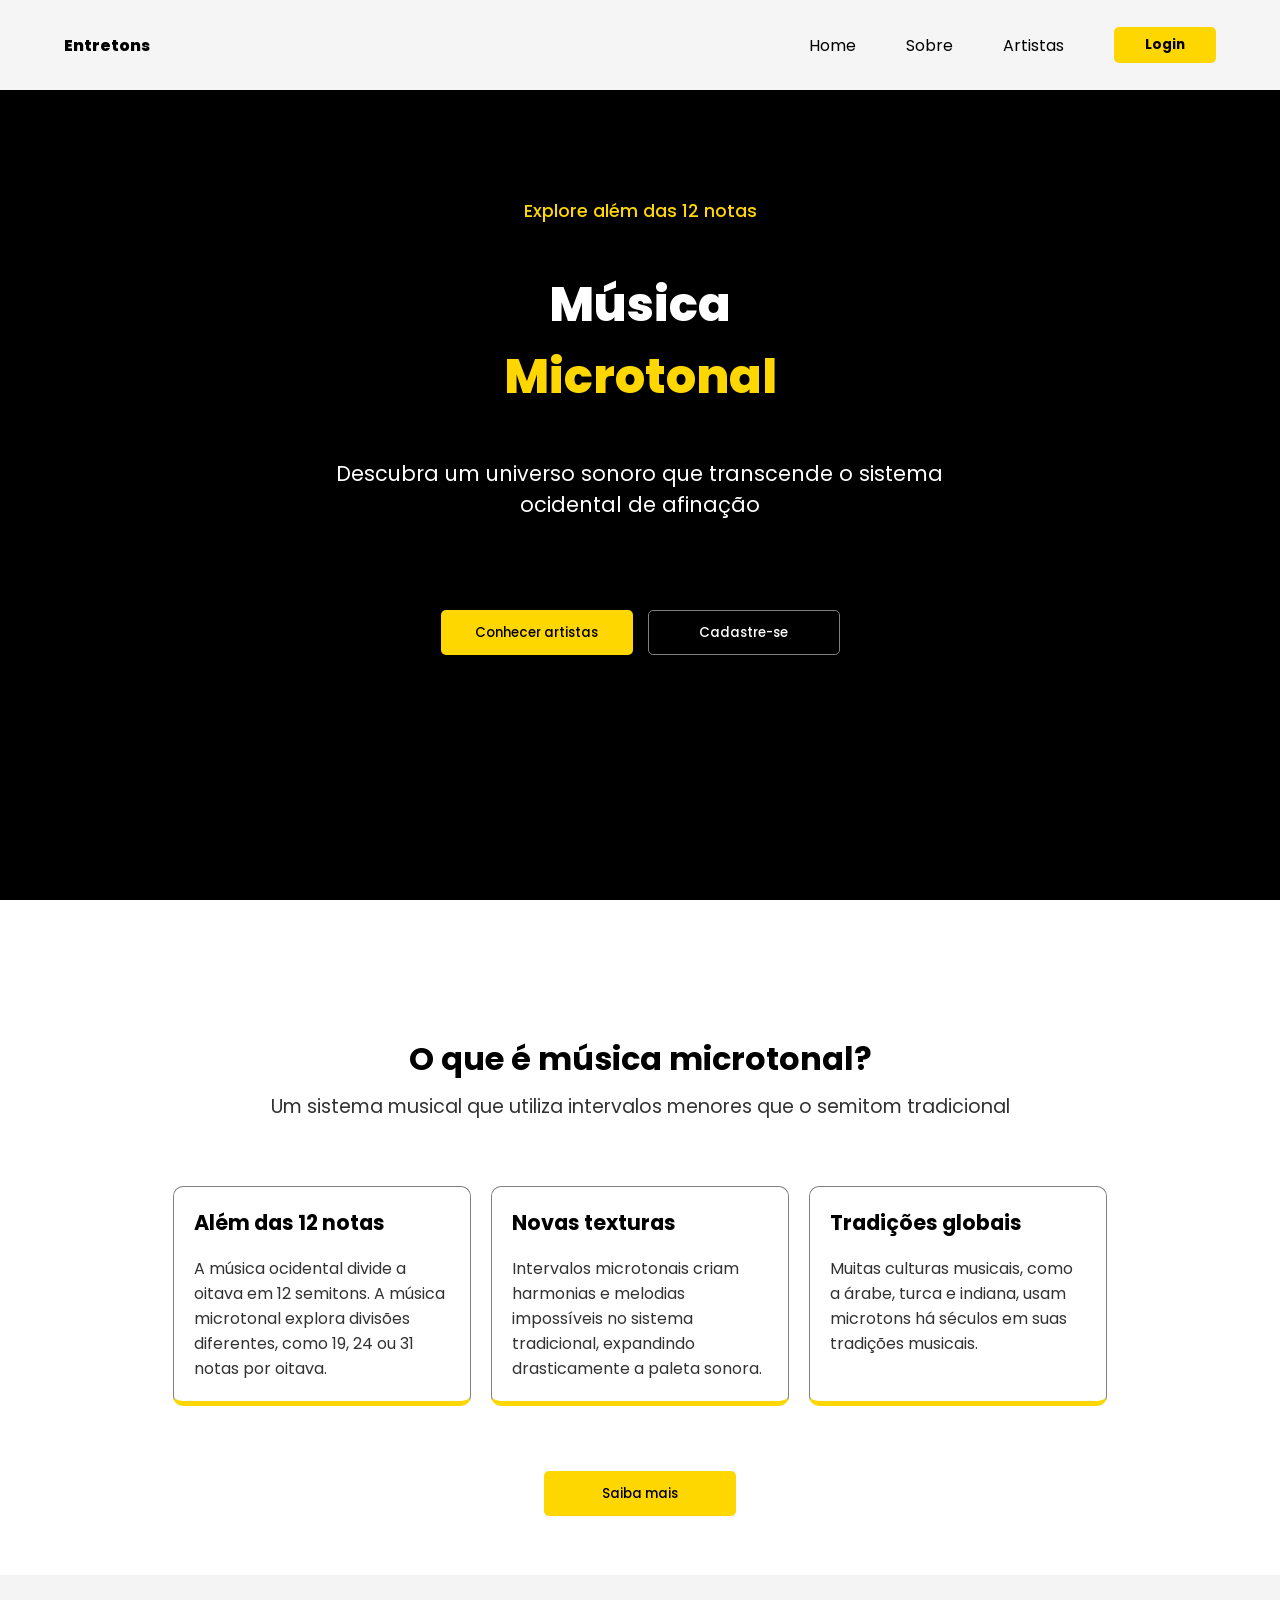
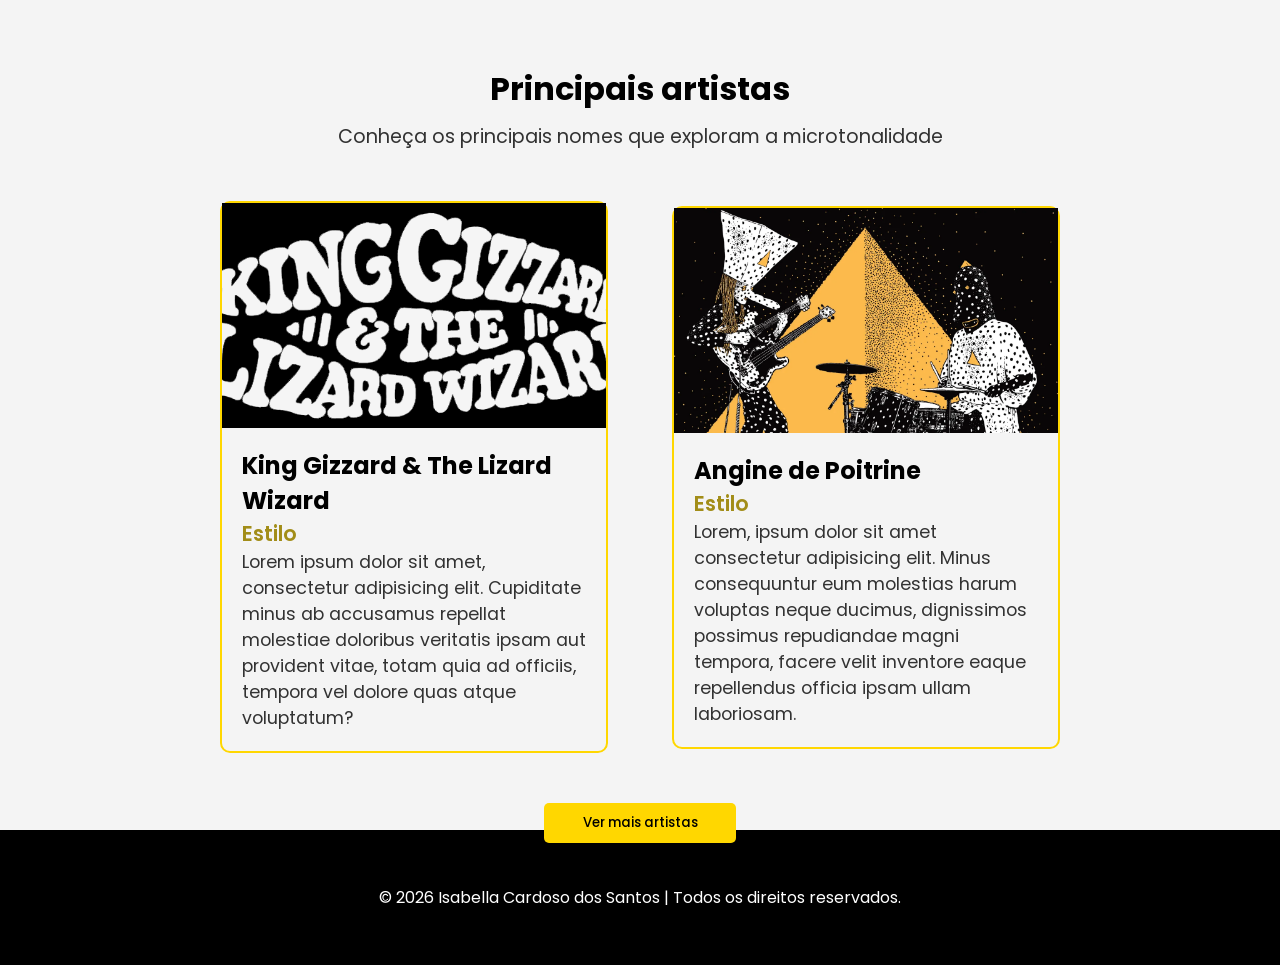
<file: index.html>
<!DOCTYPE html>
<html lang="en">

<head>
    <meta charset="UTF-8">
    <meta name="viewport" content="width=device-width, initial-scale=1.0">
    <link rel="stylesheet" href="global.css">
    <link rel="stylesheet" href="home.css">
    <title>Entretons | Home</title>
</head>

<body>
    <header>
        <nav>
            <div class="logo">
                <span>Entretons</span>
            </div>
            <ul>
                <li><a href="#"></a>Home</li>
                <li><a href="#"></a>Sobre</li>
                <li><a href="#"></a>Artistas</li>
                <button>Login</button>
            </ul>
        </nav>
    </header>

    <main>
        <div class="container">
            <div class="text-box">
                <span class="little-info">Explore além das 12 notas</span>
                <div class="title">
                    <p>Música</p>
                    <span>Microtonal</span>
                </div>
                <p class="descricao">Descubra um universo sonoro que transcende o sistema ocidental de afinação</p>
            </div>
            <div class="buttons">
                <button class="artistas btn">Conhecer artistas</button>
                <button class="cadastro btn">Cadastre-se</button>
            </div>
        </div>
    </main>

    <div class="sobre">
        <div class="text-box-sobre">
            <span class="title">O que é música microtonal?</span>
            <p class="descricao">Um sistema musical que utiliza intervalos menores que o semitom tradicional</p>
        </div>
        <div class="cards">
            <div class="card">
                <span class="title">Além das 12 notas</span>
                <p class="descricao">A música ocidental divide a oitava em 12 semitons. A música microtonal explora
                    divisões diferentes, como 19, 24 ou 31 notas por oitava.</p>
            </div>

            <div class="card">
                <span class="title">Novas texturas</span>
                <p class="descricao">Intervalos microtonais criam harmonias e melodias impossíveis no sistema
                    tradicional, expandindo drasticamente a paleta sonora.</p>
            </div>

            <div class="card">
                <span class="title">Tradições globais</span>
                <p class="descricao">Muitas culturas musicais, como a árabe, turca e indiana, usam microtons há séculos
                    em suas tradições musicais.</p>
            </div>
        </div>

        <button class="more btn">Saiba mais</button>
    </div>

    <div class="artistas-container">
        <div class="text-box-artistas">
            <span class="tittle-art">Principais artistas</span>
            <p class="descricao-art">Conheça os principais nomes que exploram a microtonalidade</p>
        </div>
        <div class="artistas-cards">
            <div class="artistas-card">
                <div class="img king"></div>
                <div class="textos">
                    <span class="nome">King Gizzard & The Lizard Wizard</span>
                    <span class="genero">Estilo</span>
                    <p class="descricao">Lorem ipsum dolor sit amet, consectetur adipisicing elit. Cupiditate minus ab
                        accusamus repellat molestiae doloribus veritatis ipsam aut provident vitae, totam quia ad
                        officiis, tempora vel dolore quas atque voluptatum?</p>
                </div>
            </div>
            <div class="artistas-card">
                <div class="img angine"></div>
                <div class="textos">
                    <span class="nome">Angine de Poitrine</span>
                    <span class="genero">Estilo</span>
                    <p class="descricao">Lorem, ipsum dolor sit amet consectetur adipisicing elit. Minus consequuntur
                        eum
                        molestias harum voluptas neque ducimus, dignissimos possimus repudiandae magni tempora, facere
                        velit
                        inventore eaque repellendus officia ipsam ullam laboriosam.</p>
                </div>
            </div>
        </div>
        <button class="more-artists btn">Ver mais artistas</button>
    </div>

    <footer>
        <div>
            <span>© 2026 Isabella Cardoso dos Santos | Todos os direitos reservados. </span>
        </div>
    </footer>
</body>

</html>
</file>
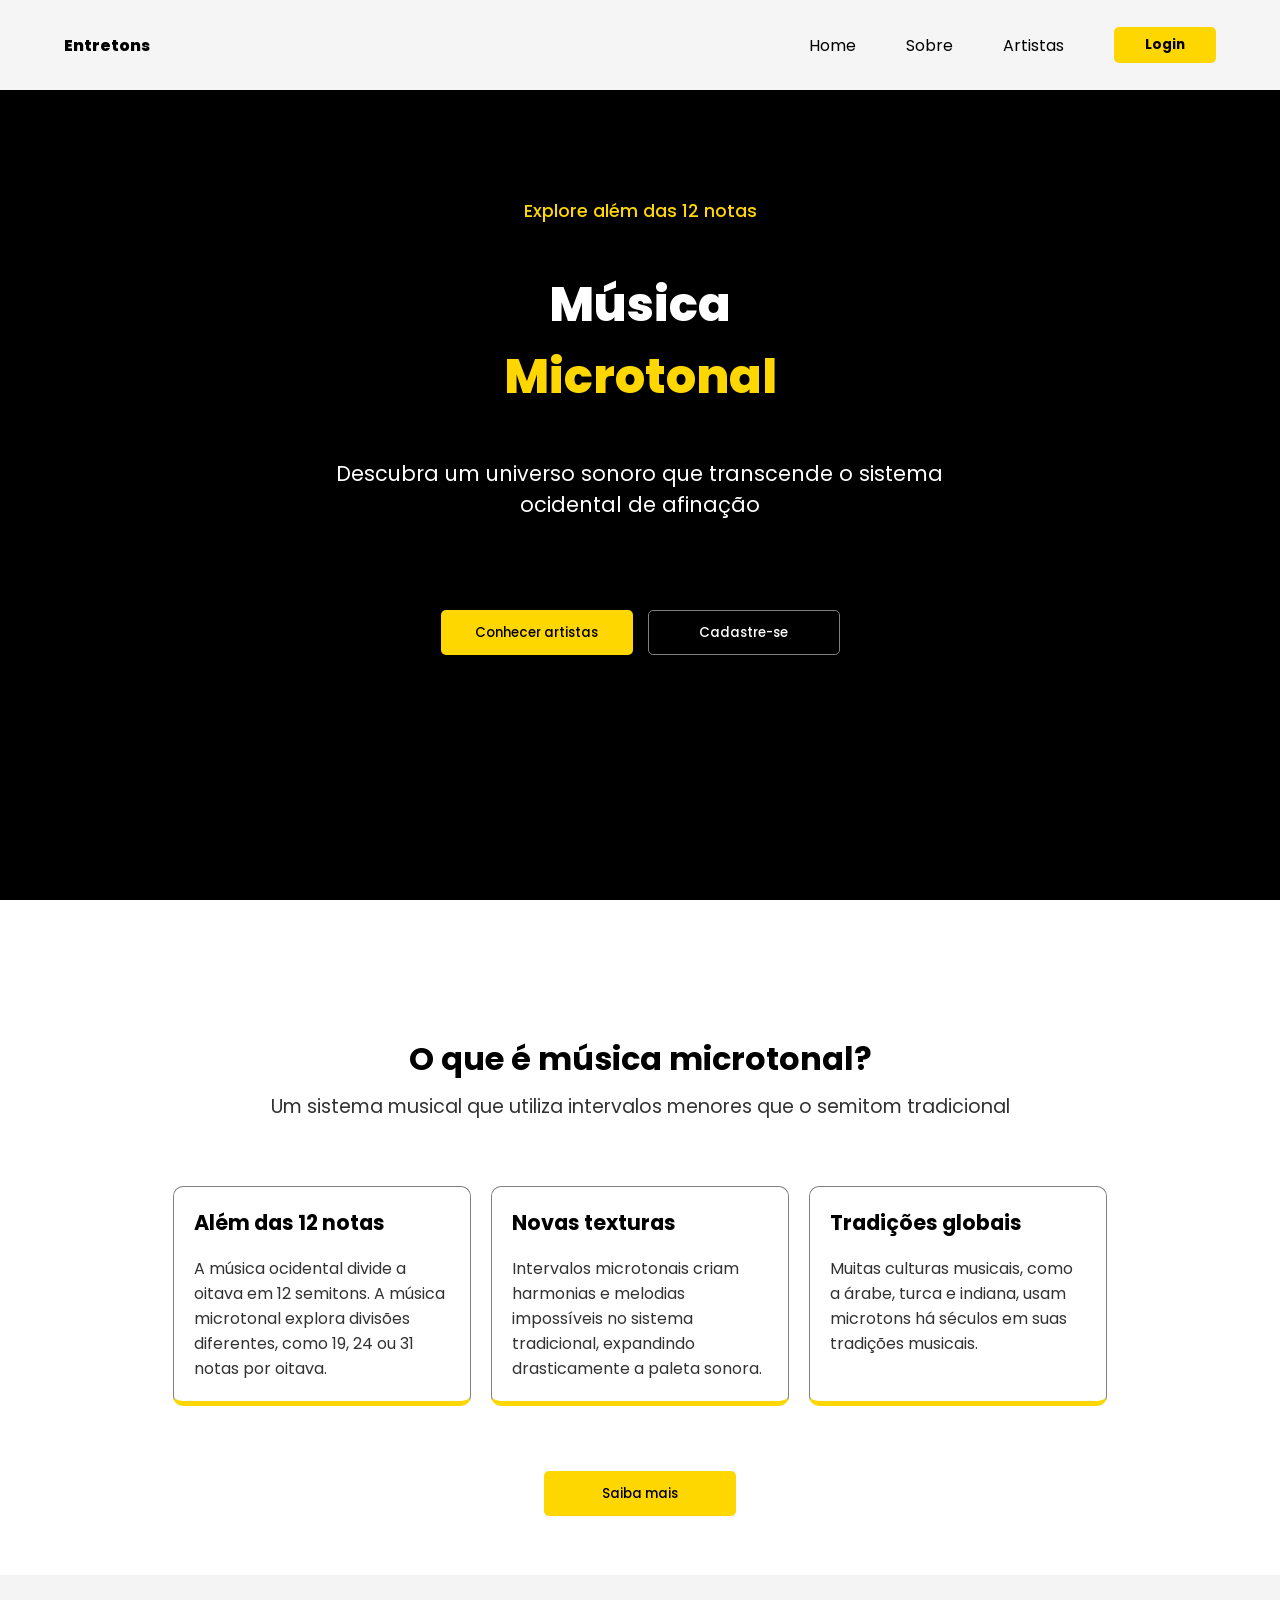
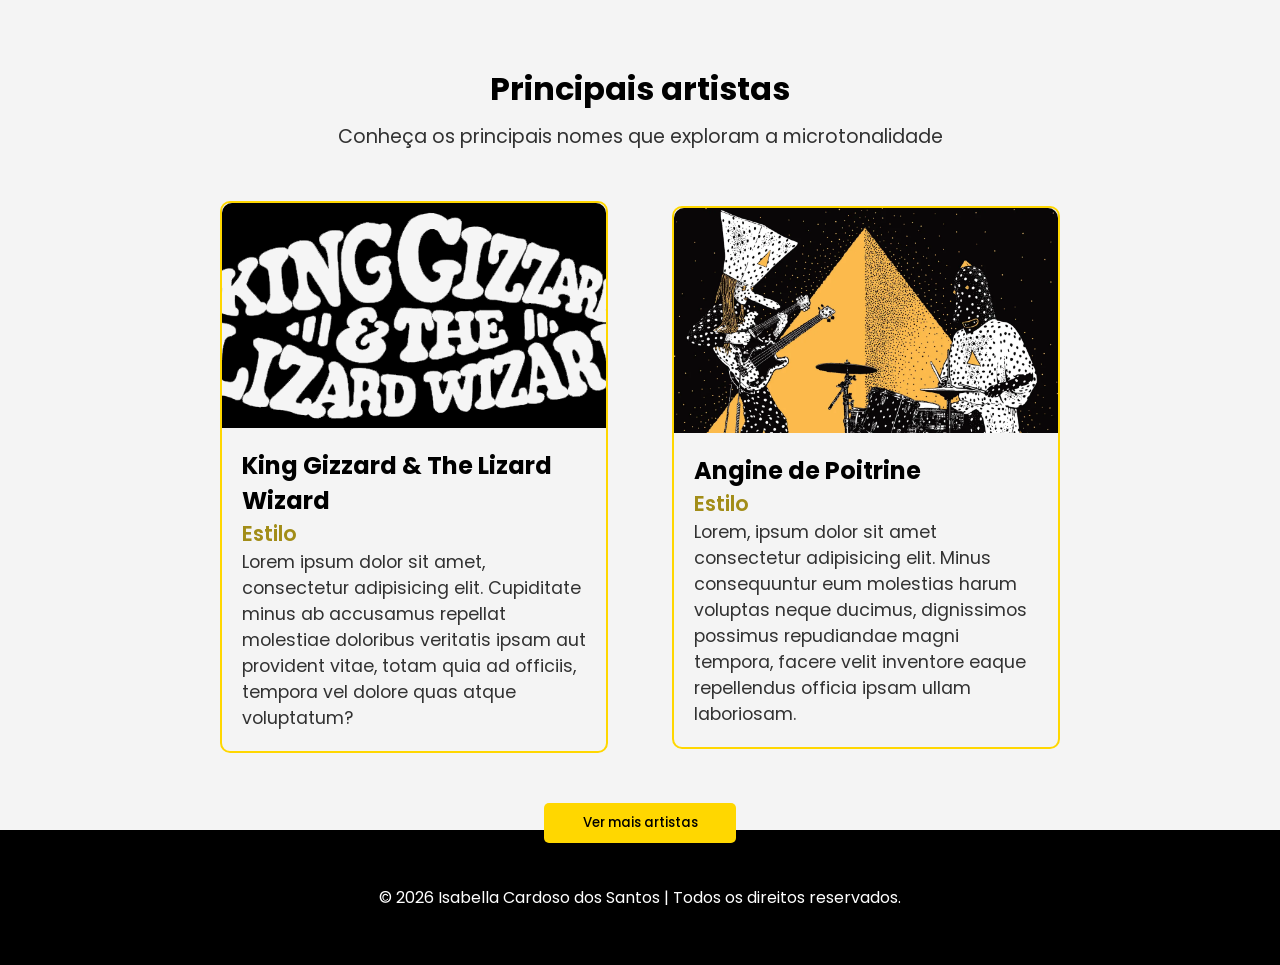
<file: public/pages/index.html>
<!DOCTYPE html>
<html lang="en">

<head>
    <meta charset="UTF-8">
    <meta name="viewport" content="width=device-width, initial-scale=1.0">
    <link rel="stylesheet" href="../css/global.css">
    <link rel="stylesheet" href="../css/home.css">
    <title>Entretons | Home</title>
</head>

<body>
    <header>
        <nav>
            <div class="logo">
                <span>Entretons</span>
            </div>
            <ul>
                <li><a href="./index.html">Home</a></li>
                <li><a href="./sobre.html">Sobre</a></li>
                <li><a href="#">Artistas</a></li>
                 <button onclick="janelaLogin()" id="btn-login">Login</button>
            </ul>
        </nav>
    </header>

    <main>
        <div class="container">
            <div class="text-box">
                <span class="little-info">Explore além das 12 notas</span>
                <div class="title">
                    <p>Música</p>
                    <span>Microtonal</span>
                </div>
                <p class="descricao">Descubra um universo sonoro que transcende o sistema ocidental de afinação</p>
            </div>
            <div class="buttons">
                <button class="artistas btn">Conhecer artistas</button>
                <button class="cadastro btn">Cadastre-se</button>
            </div>
        </div>
    </main>

    <div class="sobre">
        <div class="text-box-sobre">
            <span class="title">O que é música microtonal?</span>
            <p class="descricao">Um sistema musical que utiliza intervalos menores que o semitom tradicional</p>
        </div>
        <div class="cards">
            <div class="card">
                <span class="title">Além das 12 notas</span>
                <p class="descricao">A música ocidental divide a oitava em 12 semitons. A música microtonal explora
                    divisões diferentes, como 19, 24 ou 31 notas por oitava.</p>
            </div>

            <div class="card">
                <span class="title">Novas texturas</span>
                <p class="descricao">Intervalos microtonais criam harmonias e melodias impossíveis no sistema
                    tradicional, expandindo drasticamente a paleta sonora.</p>
            </div>

            <div class="card">
                <span class="title">Tradições globais</span>
                <p class="descricao">Muitas culturas musicais, como a árabe, turca e indiana, usam microtons há séculos
                    em suas tradições musicais.</p>
            </div>
        </div>

        <button class="more btn">Saiba mais</button>
    </div>

    <div class="artistas-container">
        <div class="text-box-artistas">
            <span class="tittle-art">Principais artistas</span>
            <p class="descricao-art">Conheça os principais nomes que exploram a microtonalidade</p>
        </div>
        <div class="artistas-cards">
            <div class="artistas-card">
                <div class="img king"></div>
                <div class="textos">
                    <span class="nome">King Gizzard & The Lizard Wizard</span>
                    <span class="genero">Estilo</span>
                    <p class="descricao">Lorem ipsum dolor sit amet, consectetur adipisicing elit. Cupiditate minus ab
                        accusamus repellat molestiae doloribus veritatis ipsam aut provident vitae, totam quia ad
                        officiis, tempora vel dolore quas atque voluptatum?</p>
                </div>
            </div>
            <div class="artistas-card">
                <div class="img angine"></div>
                <div class="textos">
                    <span class="nome">Angine de Poitrine</span>
                    <span class="genero">Estilo</span>
                    <p class="descricao">Lorem, ipsum dolor sit amet consectetur adipisicing elit. Minus consequuntur
                        eum
                        molestias harum voluptas neque ducimus, dignissimos possimus repudiandae magni tempora, facere
                        velit
                        inventore eaque repellendus officia ipsam ullam laboriosam.</p>
                </div>
            </div>
        </div>
        <button class="more-artists btn">Ver mais artistas</button>
    </div>

    <footer>
        <div>
            <span>© 2026 Isabella Cardoso dos Santos | Todos os direitos reservados. </span>
        </div>
    </footer>
</body>
<script src="../js/windows.js"></script>
</html>
</file>
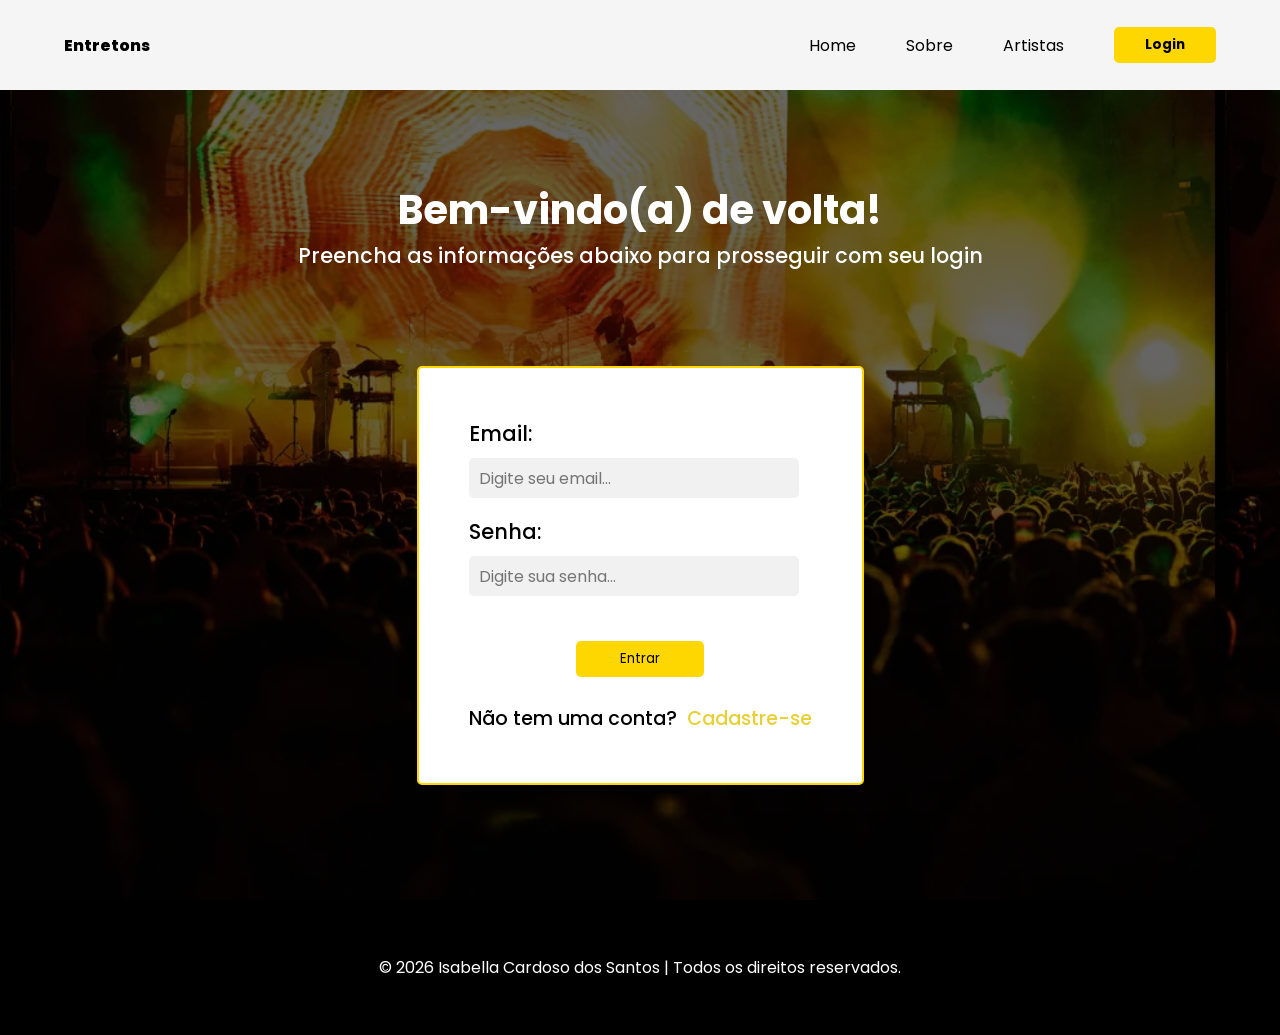
<file: public/pages/login.html>
<!DOCTYPE html>
<html lang="en">
<head>
    <meta charset="UTF-8">
    <meta name="viewport" content="width=device-width, initial-scale=1.0">
    <link rel="stylesheet" href="../css/global.css">
    <link rel="stylesheet" href="../css/forms.css">
    <title>Entretons | Login</title>
</head>
<body>
    <header>
        <nav>
            <div class="logo">
                <span>Entretons</span>
            </div>
            <ul>
                <li><a href="./index.html">Home</a></li>
                <li><a href="./sobre.html">Sobre</a></li>
                <li><a href="#">Artistas</a></li>
                <button onclick="janelaLogin()" id="btn-login">Login</button>
            </ul>
        </nav>
    </header>

    <main>
        <div class="text-container">
            <span>Bem-vindo(a) de volta!</span>
            <p>Preencha as informações abaixo para prosseguir com seu login</p>
        </div>
        <div class="form-container">
            <form action="">
                <span>Email:</span>
                <input type="text" placeholder="Digite seu email...">

                <span>Senha:</span>
                <input type="text" placeholder="Digite sua senha...">   

                <div class="btn">
                    <button type="submit">Entrar</button>
                </div>

                <div class="direcionamento-cadastro">
                    <span class="span-cadastro">Não tem uma conta?</span><span class="link-cadastro span-cadastro"><a href="">Cadastre-se</a></span>
                </div>
            </form>
        </div>
    </main>

    <footer>
        <div>
            <span>© 2026 Isabella Cardoso dos Santos | Todos os direitos reservados. </span>
        </div>
    </footer>
</body>
<script src="../js/windows.js"></script>
</html>
</file>
<file: global.css>
@import url('https://fonts.googleapis.com/css2?family=Google+Sans+Flex:opsz,wght@6..144,1..1000&family=Poppins:ital,wght@0,100;0,200;0,300;0,400;0,500;0,600;0,700;0,800;0,900;1,100;1,200;1,300;1,400;1,500;1,600;1,700;1,800;1,900&display=swap');

* {
    margin: 0;
    padding: 0;
    font-family: Poppins, monospace;
}

header {
    width: 100%;
    height: 10vh;
    background-color: whitesmoke;
    display: flex;
}

nav {
    width: 100%;
    display: flex;
    align-items: center;
    justify-content: space-between;
}

nav .logo {
    display: flex;
    align-items: flex-start;
    margin-left: 5vw;
}

nav .logo span {
    font-weight: 800;
}

nav ul {
    display: flex;
    align-items: center;
    margin-right: 5vw;
    gap: 50px;
}

nav ul li {
    list-style: none;
    cursor: pointer;
}

nav ul li:hover{
    color: #a28d18;
}

nav ul button {
    width: 8vw;
    height: 4vh;
    border-radius: 5px;
    border: none;
    cursor: pointer;
    background-color: #FFD700;
    text-decoration: none;
    color: #000000;
    font-weight: 700;
}

nav ul button:hover{
    background-color: #ffd900cc;
}

footer{
    width: 100%;
    height: 15vh;
    display: flex;
    align-items: center;
    justify-content: center;
    background-color: #000000;
    color: #fff;
}
</file>
<file: home.css>
main {
    width: 100%;
    height: 90vh;
    display: flex;
    background-color: #000000;
    justify-content: center;
}

.container {
    display: flex;
    flex-direction: column;
    align-items: center;
}

.text-box {
    display: flex;
    justify-content: center;
    align-items: center;
    flex-direction: column;
}

.text-box .little-info {
    text-align: center;
    color: #FFD700;
    font-weight: 500;
    font-size: 1.1em;
    margin-top: 12vh;
}

.text-box .title {
    text-align: center;
    margin-top: 5vh;
}

.text-box .title p {
    color: #fff;
    font-size: 3em;
    font-weight: 800;
}

.text-box .title span {
    color: #FFD700;
    font-size: 3em;
    font-weight: 800;
}

.text-box .descricao {
    text-align: center;
    width: 80%;
    color: #fff;
    font-size: 1.3em;
    margin-top: 5vh;
}

.buttons {
    display: flex;
    justify-content: center;
    width: 100%;
    margin-top: 10vh;
    gap: 15px;
}

.btn {
    display: flex;
    justify-content: center;
    align-items: center;
    padding: 10px;
    width: 15vw;
    height: 5vh;
    border-radius: 5px;
    font-weight: 500;
    cursor: pointer;
}

.artistas {
    background-color: #FFD700;
    border: none;
}

.artistas:hover {
    background-color: #a28d18;
}

.cadastro {
    border: 1px solid gray;
    background-color: transparent;
    color: white;
}

.cadastro:hover {
    background-color: hsla(0, 0%, 100%, 0.181);
}

.sobre {
    width: 100%;
    height: 75vh;
    display: flex;
    align-items: center;
    flex-direction: column;
}

.sobre .text-box-sobre {
    display: flex;
    flex-direction: column;
    text-align: center;
}

.sobre .text-box-sobre .title {
    font-size: 2em;
    font-weight: 700;
    margin-top: 15vh;
}

.sobre .text-box-sobre .descricao {
    font-size: 1.2em;
    color: rgb(50, 50, 50);
    margin-top: 1vh;
}

.sobre .cards {
    display: flex;
    justify-content: space-between;
    padding: 20px;
    gap: 20px;
    margin-top: 5vh;
}

.sobre .card {
    width: 20vw;
    padding: 20px;
    border: 1px solid gray;
    border-radius: 10px;
    border-bottom: 5px solid #FFD700;
}

.sobre .card span {
    font-size: 1.3em;
    font-weight: 700;
}

.sobre .card p {
    margin-top: 2vh;
    color: rgb(50, 50, 50);
}

.sobre .more {
    margin-top: 5vh;
    background-color: #FFD700;
    border: none;
}

.sobre .more:hover {
    background-color: #a28d18;
}

.artistas-container {
    display: flex;
    width: 100%;
    height: 95vh;
    flex-direction: column;
    align-items: center;
    background-color: rgb(244, 244, 244);
}

.artistas-container .text-box-artistas {
    display: flex;
    flex-direction: column;
    text-align: center;
}

.artistas-container .text-box-artistas .tittle-art {
    font-size: 2em;
    font-weight: 700;
    margin-top: 10vh;
}

.artistas-container .text-box-artistas .descricao-art {
    font-size: 1.2em;
    color: rgb(50, 50, 50);
    margin-top: 1vh;
}

.artistas-cards {
    display: flex;
    align-items: center;
    justify-content: center;
    padding: 50px;
    gap: 5vw;
}

.artistas-cards .artistas-card {
    display: flex;
    flex-direction: column;
    width: 30vw;
    border: 2px solid #FFD700;
    border-radius: 10px;
}

.img {
    width: 100%;
    height: 25vh;
}

.king {
    background-image: url('king.png');
    background-size: cover;
    background-position: center;
    background-color: black;
}

.angine {
    background-image: url('angine.webp');
    background-size: cover;
    background-position: center;
}

.textos {
    display: flex;
    flex-direction: column;
    padding: 20px;
}

.textos .nome {
    font-size: 1.5em;
    font-weight: 700;
}

.textos .genero {
    font-size: 1.3em;
    color: #a28d18;
    font-weight: 600;
}

.textos .descricao {
    color: rgb(50, 50, 50);
    font-size: 1.1em;
}

.more-artists{
    background-color: #FFD700;
    border: none;
}
</file>
<file: public/css/global.css>
@import url('https://fonts.googleapis.com/css2?family=Google+Sans+Flex:opsz,wght@6..144,1..1000&family=Poppins:ital,wght@0,100;0,200;0,300;0,400;0,500;0,600;0,700;0,800;0,900;1,100;1,200;1,300;1,400;1,500;1,600;1,700;1,800;1,900&display=swap');

* {
    margin: 0;
    padding: 0;
    font-family: Poppins, monospace;
}

header {
    width: 100%;
    height: 10vh;
    background-color: whitesmoke;
    display: flex;
}

nav {
    width: 100%;
    display: flex;
    align-items: center;
    justify-content: space-between;
}

nav .logo {
    display: flex;
    align-items: flex-start;
    margin-left: 5vw;
}

nav .logo span {
    font-weight: 800;
}

nav ul {
    display: flex;
    align-items: center;
    margin-right: 5vw;
    gap: 50px;
}

nav ul li {
    list-style: none;
    cursor: pointer;
}

nav ul li a {
    text-decoration: none;
    color: black;
}

nav ul li a:hover {
    color: #a28d18;
}

nav ul button {
    width: 8vw;
    height: 4vh;
    border-radius: 5px;
    border: none;
    cursor: pointer;
    background-color: #FFD700;
}

nav ul button {
    text-decoration: none;
    color: #000000;
    font-weight: 700;
}

nav ul button:hover {
    background-color: #ffd900cc;
}

footer {
    width: 100%;
    height: 15vh;
    display: flex;
    align-items: center;
    justify-content: center;
    background-color: #000000;
    color: #fff;
}

main {
    display: flex;
}

.loading-div {
    width: 50px;
    display: none;
    margin: auto;
    margin-top: 2vh;
}

.loading-div img {
    height: 50px;
    width: 50px;
}

#div_erros_login {
    display: none;
    font-size: 1.3em;
    margin-top: 2vh;
    justify-content: center;
    color: red;
}

.alerta_erro {
    display: flex;
}

.card_erro {
  display: none;
  position: fixed;
  bottom: 3vh;
  right: 1.5vw;
  z-index: 999;
  min-width: 400px;
  background: #f5f5f0;
  border: 2px solid #f0c000;
  border-radius: 10px;
  padding: 20px;
  flex-direction: column;
  align-items: center;
  text-align: center;
  gap: 12px;
}

.card_erro #mensagem_erro {
  font-size: 1em;
  font-weight: 600;
  color: #1a1a1a;
}
.popup_login {
  position: fixed;
  bottom: 3vh;
  right: 1.5vw;
  z-index: 999;
  max-width: 360px;
  background: #f5f5f0;
  border: 2px solid #f0c000;
  border-radius: 10px;
  padding: 20px;
  display: none;
  flex-direction: column;
  gap: 12px;
}

.popup_login .icon {
  display: flex;
  flex-direction: column;
  align-items: center;
  gap: 8px;
}

.popup_login .icon-img {
  width: 38px;
  height: 38px;
  border-radius: 50%;
  background: #f0c000;
  display: flex;
  align-items: center;
  justify-content: center;
  flex-shrink: 0;
}

.popup_login .icon-img img {
  width: 18px;
  height: 18px;
  object-fit: contain;
}


.popup_login .textbox {
  display: flex;
  flex-direction: column;
  align-items: center;
  text-align: center;
  flex: 1;
}

.popup_login .title {
  font-size: 1.2em;
  font-weight: 600;
  color: #1a1a1a;
}

.popup_login .descricao {
  font-size: 1em;
  color: #555;
}

.popup_login .btn {
  display: flex;
  justify-content: center;
}

.popup_login .btn_login {
  background: #f0c000;
  border: none;
  border-radius: 8px;
  padding: 10px;
  font-size: 1em;
  font-weight: 700;
  color: #1a1a1a;
  cursor: pointer;
}

.popup_login .btn_login:hover { 
    background: #d4a900; 
}

.close{
    position:absolute;
    top: 0;
    right: 0;
    margin-right: 15px;
    margin-top: 15px;
    cursor: pointer;
    font-size: 1.2em;
    color: #555;
}
</file>
<file: public/css/home.css>
main {
    width: 100%;
    height: 90vh;
    display: flex;
    background-color: #000000;
    justify-content: center;
}

.container {
    display: flex;
    flex-direction: column;
    align-items: center;
}

.text-box {
    display: flex;
    justify-content: center;
    align-items: center;
    flex-direction: column;
}

.text-box .little-info {
    text-align: center;
    color: #FFD700;
    font-weight: 500;
    font-size: 1.1em;
    margin-top: 12vh;
}

.text-box .title {
    text-align: center;
    margin-top: 5vh;
}

.text-box .title p {
    color: #fff;
    font-size: 3em;
    font-weight: 800;
}

.text-box .title span {
    color: #FFD700;
    font-size: 3em;
    font-weight: 800;
}

.text-box .descricao {
    text-align: center;
    width: 80%;
    color: #fff;
    font-size: 1.3em;
    margin-top: 5vh;
}

.buttons {
    display: flex;
    justify-content: center;
    width: 100%;
    margin-top: 10vh;
    gap: 15px;
}

.btn {
    display: flex;
    justify-content: center;
    align-items: center;
    padding: 10px;
    width: 15vw;
    height: 5vh;
    border-radius: 5px;
    font-weight: 500;
    cursor: pointer;
}

.artistas {
    background-color: #FFD700;
    border: none;
    transition: 0.2s;
}

.artistas:hover {
    background-color: #a28d18;
    transform: translateY(-3px);
    box-shadow: 0 8px 20px rgba(0, 0, 0, 0.08);
}

.cadastro {
    border: 1px solid gray;
    background-color: transparent;
    color: white;
    transition: 0.2s;
}

.cadastro:hover {
    background-color: hsla(0, 0%, 100%, 0.181);
    transform: translateY(-3px);
    box-shadow: 0 8px 20px rgba(0, 0, 0, 0.08);
}

.sobre {
    width: 100%;
    height: 75vh;
    display: flex;
    align-items: center;
    flex-direction: column;
}

.sobre .text-box-sobre {
    display: flex;
    flex-direction: column;
    text-align: center;
}

.sobre .text-box-sobre .title {
    font-size: 2em;
    font-weight: 700;
    margin-top: 15vh;
}

.sobre .text-box-sobre .descricao {
    font-size: 1.2em;
    color: rgb(50, 50, 50);
    margin-top: 1vh;
}

.sobre .cards {
    display: flex;
    justify-content: space-between;
    padding: 20px;
    gap: 20px;
    margin-top: 5vh;
}

.sobre .card {
    width: 20vw;
    padding: 20px;
    border: 1px solid gray;
    border-radius: 10px;
    border-bottom: 5px solid #FFD700;
    transition: 0.2s;
}

.sobre .card:hover {
    transform: translateY(-3px);
    box-shadow: 0 8px 20px rgba(0, 0, 0, 0.08);
}

.sobre .card span {
    font-size: 1.3em;
    font-weight: 700;
}

.sobre .card p {
    margin-top: 2vh;
    color: rgb(50, 50, 50);
}

.sobre .more {
    margin-top: 5vh;
    background-color: #FFD700;
    border: none;
    transition: 0.2s;
}

.sobre .more:hover {
    background-color: #a28d18;
    transform: translateY(-3px);
    box-shadow: 0 8px 20px rgba(0, 0, 0, 0.08);
}

.artistas-container {
    display: flex;
    width: 100%;
    height: 95vh;
    flex-direction: column;
    align-items: center;
    background-color: rgb(244, 244, 244);
}

.artistas-container .text-box-artistas {
    display: flex;
    flex-direction: column;
    text-align: center;
}

.artistas-container .text-box-artistas .tittle-art {
    font-size: 2em;
    font-weight: 700;
    margin-top: 10vh;
}

.artistas-container .text-box-artistas .descricao-art {
    font-size: 1.2em;
    color: rgb(50, 50, 50);
    margin-top: 1vh;
}

.artistas-cards {
    display: flex;
    align-items: center;
    justify-content: center;
    padding: 50px;
    gap: 5vw;
}

.artistas-cards .artistas-card {
    display: flex;
    flex-direction: column;
    width: 30vw;
    border: 2px solid #FFD700;
    border-radius: 10px;
    transition: 0.2s;
}

.artistas-cards .artistas-card:hover {
    transform: translateY(-3px);
    box-shadow: 0 8px 20px rgba(0, 0, 0, 0.08);
}

.img {
    width: 100%;
    height: 25vh;
    border-radius: 10px 10px 0px 0px;
}

.king {
    background-image: url('../assets/img/king.png');
    background-size: cover;
    background-position: center;
    background-color: black;
}

.angine {
    background-image: url('../assets/img/angine.webp');
    background-size: cover;
    background-position: center;
}

.textos {
    display: flex;
    flex-direction: column;
    padding: 20px;
}

.textos .nome {
    font-size: 1.5em;
    font-weight: 700;
}

.textos .genero {
    font-size: 1.3em;
    color: #a28d18;
    font-weight: 600;
}

.textos .descricao {
    color: rgb(50, 50, 50);
    font-size: 1.1em;
}

.more-artists {
    background-color: #FFD700;
    border: none;
    transition: 0.2s;
}

.more-artists:hover {
    background-color: #a28d18;
    transform: translateY(-3px);
    box-shadow: 0 8px 20px rgba(0, 0, 0, 0.08);
}
</file>
<file: public/css/forms.css>
main {
    display: flex;
    width: 100%;
    height: 90vh;
    flex-direction: column;
    align-items: center;
    background-image: linear-gradient(rgba(0, 0, 0, 0.6), rgba(0, 0, 0, 0.6)), url('../assets/img/king-show.webp');
    background-size: contain;
}


.text-container {
    margin-top: 10vh;
    text-align: center;
    display: flex;
    justify-content: center;
    flex-direction: column;
    color: white;
}



.text-container span {
    font-weight: 700;
    font-size: 2.5em;
}

.text-container p {
    font-weight: 500;
    font-size: 1.3em;
}

.form-container {
    display: flex;
    flex-direction: column;
    justify-content: center;
    padding: 50px;
    margin-top: 5vh;
}

.form-container form {
    display: flex;
    flex-direction: column;
    background-color: rgb(255, 255, 255);
    padding: 50px;
    border: 2px solid #FFD700;
    border-radius: 5px;
    height: 35vh;

}

form input {
    width: 25vw;
    height: 5vh;
    border-radius: 5px;
    border: none;
    background-color: rgb(241, 241, 241);
    margin-bottom: 2vh;
    margin-top: 1vh;
    padding-left: 10px;
    font-size: 1em;
}

.btn {
    display: flex;
    justify-content: center;
    align-items: flex-end;
    margin-top: 3vh;
}

form .btn button {
    width: 10vw;
    height: 4vh;
    border-radius: 5px;
    border: none;
    background-color: #FFD700;
    cursor: pointer;
}

form span {
    font-weight: 500;
    font-size: 1.3em;
}

.btn button:hover {
    background-color: #f2d841;
}

.direcionamento-cadastro {
    margin-top: 3vh;
    display: flex;
    justify-content: center;
    gap: 10px;
}

.direcionamento-cadastro span{
    font-weight: 1.3em;
}

.link-cadastro a{
    text-decoration: none;
    color: #eacf34;
}

.span-cadastro{
    font-size: 1.2em;
}
</file>
